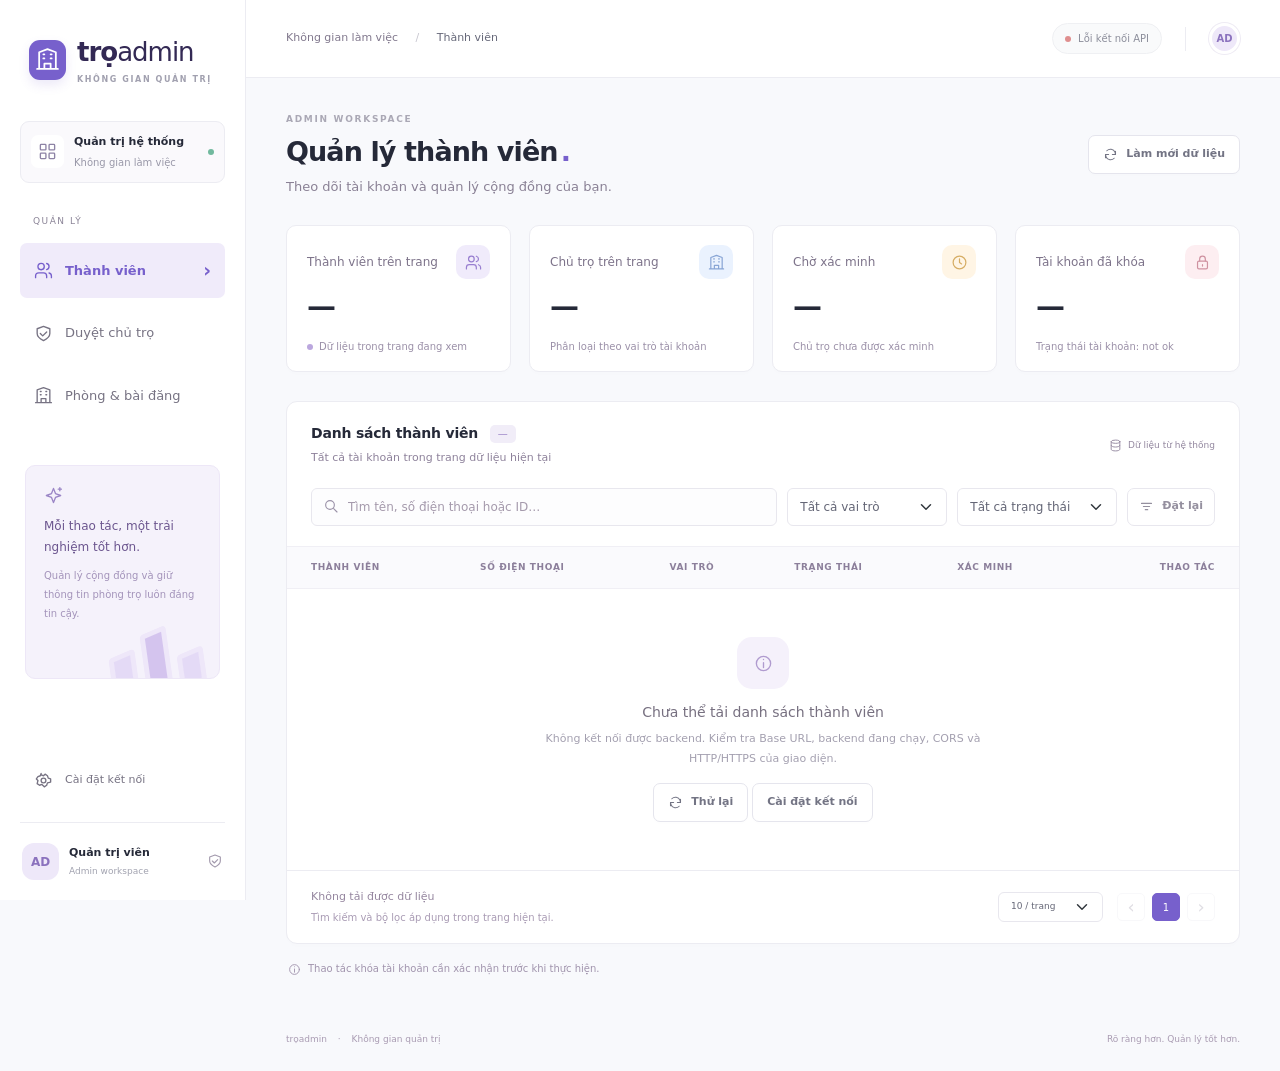
<file: Web_admin/index.html>
<!doctype html>
<html lang="vi">
<head>
  <meta charset="utf-8">
  <meta name="viewport" content="width=device-width, initial-scale=1">
  <meta name="theme-color" content="#7560cf">
  <title>Trọ Admin · Quản trị hệ thống</title>
  <link href="https://cdn.jsdelivr.net/npm/bootstrap@5.3.3/dist/css/bootstrap.min.css" rel="stylesheet">
  <link href="css/style.css" rel="stylesheet">
  <script src="js/api.js" defer></script>
  <script src="js/main.js" defer></script>
</head>
<body>
  <div id="sidebar-overlay" class="sidebar-overlay" hidden></div>
  <aside class="sidebar" id="sidebar" aria-label="Điều hướng chính">
    <a class="brand" href="#members"><span class="brand-icon" data-icon="building"></span><span>trọ<span class="brand-light">admin</span><small>KHÔNG GIAN QUẢN TRỊ</small></span></a>
    <div class="workspace"><span class="workspace-icon" data-icon="grid"></span><div>Quản trị hệ thống<small>Không gian làm việc</small></div><span class="workspace-dot"></span></div>
    <p class="nav-label">QUẢN LÝ</p>
    <nav class="nav flex-column gap-2">
      <a class="nav-link active" href="#members" data-view="members"><span data-icon="users"></span>Thành viên<span class="nav-arrow">›</span></a>
      <a class="nav-link" href="#landlords" data-view="landlords"><span data-icon="shield"></span>Duyệt chủ trọ<span class="nav-arrow">›</span></a>
      <a class="nav-link" href="#rooms" data-view="rooms"><span data-icon="building"></span>Phòng & bài đăng<span class="nav-arrow">›</span></a>
    </nav>
    <div class="sidebar-note"><span data-icon="sparkles"></span><h3>Mỗi thao tác, một trải nghiệm tốt hơn.</h3><p>Quản lý cộng đồng và giữ thông tin phòng trọ luôn đáng tin cậy.</p><div class="note-houses" aria-hidden="true"><i></i><i></i><i></i></div></div>
    <div class="sidebar-bottom"><a class="nav-link" href="#settings" data-view="settings"><span data-icon="settings"></span>Cài đặt kết nối</a><div class="profile"><span class="avatar admin-avatar">AD</span><div>Quản trị viên<small>Admin workspace</small></div><span data-icon="shield"></span></div></div>
  </aside>
  <div class="app-shell">
    <header class="topbar"><div class="d-flex align-items-center gap-3"><button id="menu-toggle" class="icon-button mobile-menu" aria-label="Mở điều hướng" aria-expanded="false" aria-controls="sidebar"><span data-icon="menu"></span></button><span class="breadcrumb-label">Không gian làm việc <span>/</span> <strong id="breadcrumb-current">Thành viên</strong></span></div><div class="topbar-right"><button class="connection-chip" id="connection-shortcut" title="Mở cài đặt kết nối"><span id="connection-dot" class="status-dot"></span><span id="connection-label">Chưa kết nối</span></button><span class="topbar-divider"></span><span class="avatar avatar-sm">AD</span></div></header>
    <main id="main-content">
      <section class="page-heading"><div><div class="eyebrow">ADMIN WORKSPACE</div><h1 id="page-title">Quản lý thành viên<span class="heading-dot">.</span></h1><p id="page-description">Theo dõi tài khoản và quản lý cộng đồng của bạn.</p></div><button class="btn btn-white" id="refresh-button"><span data-icon="refresh"></span>Làm mới dữ liệu</button></section>

      <section id="members-view" class="view" aria-label="Quản lý thành viên">
        <div class="stats-grid" id="member-stats">
          <article class="stat-card"><div class="stat-top"><span>Thành viên trên trang</span><span class="stat-icon purple" data-icon="users"></span></div><strong id="stat-members">—</strong><small><span class="tiny-dot purple-bg"></span>Dữ liệu trong trang đang xem</small></article>
          <article class="stat-card"><div class="stat-top"><span>Chủ trọ trên trang</span><span class="stat-icon blue" data-icon="building"></span></div><strong id="stat-landlords">—</strong><small>Phân loại theo vai trò tài khoản</small></article>
          <article class="stat-card"><div class="stat-top"><span>Chờ xác minh</span><span class="stat-icon amber" data-icon="clock"></span></div><strong id="stat-pending">—</strong><small>Chủ trọ chưa được xác minh</small></article>
          <article class="stat-card"><div class="stat-top"><span>Tài khoản đã khóa</span><span class="stat-icon rose" data-icon="lock"></span></div><strong id="stat-locked">—</strong><small>Trạng thái tài khoản: not ok</small></article>
        </div>
        <div id="landlord-banner" class="info-banner" hidden><span data-icon="shield"></span><div><strong>Xác minh để chủ trọ bắt đầu hoạt động</strong><p>Xác minh trực tiếp từ chi tiết thành viên hoặc nhập UUID tài khoản chủ trọ.</p></div><button id="open-verify" class="btn btn-primary"><span data-icon="check"></span>Xác minh chủ trọ</button></div>
        <div class="panel">
          <div class="panel-heading"><div><h2 id="member-list-title">Danh sách thành viên <span class="count-pill" id="member-count">—</span></h2><p id="member-list-description">Tất cả tài khoản trong trang dữ liệu hiện tại</p></div><span class="subtle-label"><span data-icon="database"></span>Dữ liệu từ hệ thống</span></div>
          <div class="filter-bar"><label class="search-field"><span data-icon="search"></span><input id="member-search" class="form-control" type="search" placeholder="Tìm tên, số điện thoại hoặc ID…" aria-label="Tìm thành viên trên trang"></label><select id="role-filter" class="form-select" aria-label="Lọc vai trò"><option value="">Tất cả vai trò</option><option value="landlord">Chủ trọ</option><option value="tenant">Người thuê</option><option value="admin">Quản trị viên</option></select><select id="state-filter" class="form-select" aria-label="Lọc trạng thái"><option value="">Tất cả trạng thái</option><option value="ok">Đang hoạt động</option><option value="not ok">Đã khóa</option><option value="pending">Chờ xác minh</option></select><button id="clear-member-filters" class="btn btn-filter" title="Xóa bộ lọc"><span data-icon="filter"></span>Đặt lại</button></div>
          <div class="table-responsive"><table class="table admin-table align-middle mb-0"><thead><tr><th>THÀNH VIÊN</th><th>SỐ ĐIỆN THOẠI</th><th>VAI TRÒ</th><th>TRẠNG THÁI</th><th>XÁC MINH</th><th class="text-end">THAO TÁC</th></tr></thead><tbody id="members-body"></tbody></table></div>
          <div id="members-feedback" class="table-feedback" aria-live="polite"></div>
          <div class="pagination-bar"><div><span id="members-summary">Chưa tải dữ liệu</span><small>Tìm kiếm và bộ lọc áp dụng trong trang hiện tại.</small></div><div class="pagination-controls"><label for="members-limit" class="visually-hidden">Số thành viên mỗi trang</label><select id="members-limit" class="form-select"><option value="10">10 / trang</option><option value="25">25 / trang</option><option value="50">50 / trang</option><option value="100">100 / trang</option></select><button id="members-prev" class="page-button" aria-label="Trang thành viên trước" disabled>‹</button><span class="current-page" id="members-page">1</span><button id="members-next" class="page-button" aria-label="Trang thành viên sau" disabled>›</button></div></div>
        </div>
        <p class="page-footnote"><span data-icon="info"></span>Thao tác khóa tài khoản cần xác nhận trước khi thực hiện.</p>
      </section>

      <section id="rooms-view" class="view" aria-label="Phòng và bài đăng" hidden>
        <div class="panel lookup-panel"><div class="lookup-icon" data-icon="building"></div><div class="flex-grow-1"><h2>Tra cứu phòng của chủ trọ</h2><p>Nhập ID hồ sơ chủ trọ để xem và kiểm duyệt các bài đăng.</p><form id="room-lookup-form" class="lookup-form"><label class="visually-hidden" for="landlord-id">UUID tài khoản chủ trọ (id_account)</label><input id="landlord-id" class="form-control font-monospace" placeholder="UUID tài khoản chủ trọ (id_account)" required autocomplete="off"><button class="btn btn-primary" id="room-lookup-button" type="submit"><span data-icon="search"></span>Tra cứu phòng</button></form><small class="text-secondary">Sử dụng accountUid, không sử dụng landlordUid.</small></div></div>
        <div class="panel"><div class="panel-heading"><div><h2>Phòng & bài đăng <span class="count-pill" id="room-count">—</span></h2><p id="room-owner-label">Chọn chủ trọ để bắt đầu tra cứu</p></div><button id="delete-selected" class="btn btn-danger-soft" disabled><span data-icon="trash"></span>Xóa đã chọn <span id="selection-count">(0)</span></button></div><div class="filter-bar"><label class="search-field"><span data-icon="search"></span><input id="room-search" type="search" class="form-control" placeholder="Tìm tên phòng, địa chỉ hoặc ID trên trang…" aria-label="Tìm phòng trên trang"></label><select id="room-status-filter" class="form-select" aria-label="Lọc trạng thái phòng"><option value="">Tất cả trạng thái</option></select></div>
          <div class="table-responsive"><table class="table admin-table align-middle mb-0"><thead><tr><th class="checkbox-cell"><input id="select-all-rooms" class="form-check-input" type="checkbox" aria-label="Chọn tất cả phòng đang hiển thị" disabled></th><th>PHÒNG / ĐỊA CHỈ</th><th>GIÁ THUÊ / THÁNG</th><th>DIỆN TÍCH</th><th>TRẠNG THÁI</th><th class="text-end">THAO TÁC</th></tr></thead><tbody id="rooms-body"></tbody></table></div><div id="rooms-feedback" class="table-feedback" aria-live="polite"></div><div class="pagination-bar"><div><span id="rooms-summary">Chưa tải dữ liệu</span><small>Chỉ chọn và xóa các phòng trên trang hiện tại.</small></div><div class="pagination-controls"><label class="visually-hidden" for="rooms-limit">Số phòng mỗi trang</label><select id="rooms-limit" class="form-select"><option value="10">10 / trang</option><option value="25">25 / trang</option><option value="50">50 / trang</option><option value="100">100 / trang</option></select><button id="rooms-prev" class="page-button" aria-label="Trang phòng trước" disabled>‹</button><span id="rooms-page" class="current-page">1</span><button id="rooms-next" class="page-button" aria-label="Trang phòng sau" disabled>›</button></div></div></div>
      </section>

      <section id="settings-view" class="view" aria-label="Cài đặt kết nối" hidden>
        <div class="settings-grid"><div class="panel settings-panel"><div class="panel-heading"><div><h2>Kết nối API</h2><p>Cấu hình dùng chung cho toàn bộ thao tác quản trị.</p></div><span class="stat-icon purple" data-icon="settings"></span></div><form id="settings-form" class="p-4"><label class="form-label" for="base-url">Base URL</label><input id="base-url" class="form-control" type="url" required placeholder="http://127.0.0.1:8000"><div class="form-text mb-4">Địa chỉ gốc backend, không bao gồm /admin. Có thể bao gồm tiền tố triển khai.</div><label class="form-label" for="access-token">Access token <span class="text-secondary fw-normal">(tùy chọn)</span></label><input id="access-token" class="form-control" type="password" autocomplete="off" placeholder="Dán Bearer token nếu backend yêu cầu"><div class="form-text mb-4">Token chỉ lưu trong phiên tab hiện tại. Base URL được lưu trên trình duyệt.</div><div class="d-flex gap-2 flex-wrap"><button class="btn btn-primary" type="submit"><span data-icon="check"></span>Lưu & kiểm tra kết nối</button><button id="clear-token" class="btn btn-white" type="button">Xóa token</button></div><div id="settings-feedback" class="mt-3" aria-live="polite"></div></form></div><aside class="panel setup-notes"><span class="stat-icon blue" data-icon="info"></span><h2>Trước khi kết nối</h2><p>Chạy giao diện qua HTTP và bật backend FastAPI.</p><ol><li>Đăng ký <code>admin_router</code> trong <code>app/api/router.py</code>.</li><li>Cho phép origin của giao diện qua <code>CORSMiddleware</code>.</li><li>Kiểm tra <code>/admin/members</code> trong Swagger <code>/docs</code>.</li></ol><p>Chi tiết và đoạn cấu hình mẫu có trong <a href="README.md" target="_blank" rel="noopener">README.md <span aria-hidden="true">↗</span></a>.</p></aside></div>
      </section>
      <footer class="main-footer"><span>trọadmin <span class="footer-dot">·</span> Không gian quản trị</span><span>Rõ ràng hơn. Quản lý tốt hơn.</span></footer>
    </main>
  </div>

  <dialog id="action-dialog" aria-labelledby="dialog-title"><div class="dialog-header"><h2 id="dialog-title"></h2><button id="dialog-close" class="icon-button" aria-label="Đóng hộp thoại"><span data-icon="close"></span></button></div><form id="action-form"><div id="dialog-content" class="dialog-content"></div><div id="dialog-error" class="dialog-error" role="alert" hidden></div><div class="dialog-footer"><button id="dialog-cancel" type="button" class="btn btn-white">Hủy</button><button id="dialog-submit" type="submit" class="btn btn-primary">Xác nhận</button></div></form></dialog>
  <div id="toast-region" class="toast-region" aria-live="polite" aria-atomic="false"></div>
</body>
</html>
</file>
<file: Web_admin/css/style.css>
:root {
  --primary:#7760cc;
  --primary-dark:#6148b4;
  --primary-light:#f0ebfa;
  --ink:#252938;
  --muted:#9296a4;
  --border:#ececf2;
  --canvas:#f8f9fc;
  --sidebar:246px
}

* {
  box-sizing:border-box
}

body {
  margin:0;
  background:var(--canvas);
  color:var(--ink);
  font-family:system-ui,-apple-system,"Segoe UI",sans-serif;
  font-size:14px
}

button,input,select {
  font:inherit
}

a {
  color:var(--primary)
}

button,a,input,select {
  touch-action:manipulation
}

button:focus-visible,a:focus-visible {
  outline:3px solid #bca8ed;
  outline-offset:3px
}

[hidden] {
  display:none!important
}

.icon {
  width:19px;
  height:19px;
  display:inline-block;
  vertical-align:middle;
  flex-shrink:0;
  stroke-width:1.7
}

.sidebar {
  width:var(--sidebar);
  background:#fff;
  position:fixed;
  inset:0 auto 0 0;
  border-right:1px solid var(--border);
  padding:33px 20px 0;
  display:flex;
  flex-direction:column;
  z-index:30
}

.brand {
  display:flex;
  align-items:center;
  gap:11px;
  text-decoration:none;
  color:#332954;
  font-size:26px;
  font-weight:780;
  letter-spacing:-1px;
  margin:0 9px 35px
}

.brand-light {
  font-weight:400
}

.brand small {
  display:block;
  font-size:8px;
  letter-spacing:1.6px;
  color:#a1a0af;
  font-weight:600;
  margin-top:2px
}

.brand-icon {
  display:grid;
  place-items:center;
  width:37px;
  height:40px;
  background:var(--primary);
  color:white;
  border-radius:11px;
  box-shadow:0 5px 11px #7760cc23
}

.brand-icon .icon {
  width:25px;
  height:25px
}

.workspace {
  display:flex;
  align-items:center;
  gap:10px;
  background:#faf9fc;
  border:1px solid var(--border);
  border-radius:9px;
  padding:12px 10px;
  margin-bottom:32px;
  font-size:11px;
  font-weight:600
}

.workspace small {
  display:block;
  color:#9998a8;
  font-size:10px;
  font-weight:400;
  margin-top:4px
}

.workspace-icon {
  background:white;
  padding:7px;
  border-radius:7px;
  color:#8d83a5
}

.workspace-dot {
  width:6px;
  height:6px;
  border-radius:50%;
  background:#71b99e;
  margin-left:auto
}

.nav-label {
  font-size:9px;
  color:#a2a2b1;
  letter-spacing:1.5px;
  margin-left:13px;
  margin-bottom:15px
}

.nav-link {
  color:#838492;
  display:flex;
  align-items:center;
  gap:12px;
  padding:13px 14px;
  font-size:12px;
  font-weight:500;
  border-radius:7px
}

.nav-link:hover {
  color:var(--primary);
  background:#f9f6ff
}

.nav-link.active {
  background:var(--primary-light);
  color:var(--primary);
  font-weight:650
}

.nav-arrow {
  margin-left:auto;
  font-size:19px;
  opacity:0
}

.active .nav-arrow {
  opacity:1
}

.sidebar-note {
  position:relative;
  overflow:hidden;
  margin:42px 5px 20px;
  padding:19px 18px 55px;
  background:#f5f2fb;
  border:1px solid #ede7f7;
  border-radius:10px;
  min-height:200px;
  color:#9b86c6
}

.sidebar-note h3 {
  font-size:12px;
  line-height:1.8;
  color:#6c568f;
  margin:10px 0 7px;
  max-width:145px
}

.sidebar-note p {
  font-size:10px;
  line-height:1.9;
  color:#a393ba;
  margin-bottom:0
}

.note-houses {
  position:absolute;
  bottom:-13px;
  right:15px;
  display:flex;
  gap:7px;
  align-items:end;
  transform:rotate(-8deg)
}

.note-houses i {
  display:block;
  width:27px;
  height:42px;
  background:#e4daf6;
  border:5px solid #eee7f9;
  border-radius:4px;
  transform:skewY(-15deg)
}

.note-houses i:nth-child(2) {
  height:61px;
  background:#d4c4ee
}

.note-houses i:nth-child(3) {
  height:36px
}

.sidebar-bottom {
  margin-top:auto
}

.sidebar-bottom>.nav-link {
  font-size:11px;
  margin-bottom:19px
}

.profile {
  border-top:1px solid var(--border);
  padding:20px 2px;
  display:flex;
  align-items:center;
  gap:10px;
  font-size:11px;
  font-weight:650
}

.profile small {
  display:block;
  font-size:9px;
  font-weight:400;
  color:#a2a3b0;
  margin-top:4px
}

.profile>.icon {
  margin-left:auto;
  color:#b4b0c4;
  width:16px
}

.avatar {
  display:inline-grid;
  place-items:center;
  width:37px;
  height:37px;
  border-radius:12px;
  background:#eee8f9;
  color:#8b72be;
  font-size:12px;
  font-weight:600;
  flex-shrink:0
}

.avatar-sm {
  width:31px;
  height:31px;
  border:3px solid white;
  box-shadow:0 0 0 1px #eeebf4;
  font-size:10px;
  border-radius:50%
}

.app-shell {
  margin-left:var(--sidebar)
}

.topbar {
  height:78px;
  border-bottom:1px solid var(--border);
  background:#fff;
  display:flex;
  justify-content:space-between;
  align-items:center;
  padding:0 40px;
  gap:12px
}

.breadcrumb-label {
  font-size:11px;
  color:#a4a5b1
}

.breadcrumb-label>span {
  margin:0 14px;
  color:#c8c7d0
}

.breadcrumb-label strong {
  color:#666879;
  font-weight:500
}

.topbar-right {
  display:flex;
  align-items:center;
  gap:23px
}

.connection-chip {
  background:#f9fafb;
  border:1px solid #eff0f3;
  border-radius:20px;
  font-size:10px;
  color:#8c8e9b;
  padding:7px 12px;
  display:flex;
  align-items:center;
  gap:7px
}

.status-dot,.tiny-dot {
  width:6px;
  height:6px;
  border-radius:50%;
  background:#a4a5b1;
  display:inline-block;
  flex-shrink:0
}

.status-dot.online {
  background:#68b49a;
  box-shadow:0 0 0 3px #eaf6f0
}

.status-dot.offline {
  background:#df8e8e
}

.topbar-divider {
  height:24px;
  width:1px;
  background:var(--border)
}

#main-content {
  padding:35px 40px 0;
  max-width:1800px;
  margin:auto
}

.page-heading {
  display:flex;
  align-items:center;
  justify-content:space-between;
  gap:20px;
  margin-bottom:29px
}

.eyebrow {
  color:#aaa8b5;
  font-size:9px;
  font-weight:600;
  letter-spacing:1.7px;
  margin-bottom:9px
}

h1 {
  font-size:27px;
  font-weight:700;
  letter-spacing:-.9px;
  margin-bottom:9px
}

.heading-dot {
  color:var(--primary);
  margin-left:3px
}

.page-heading p {
  font-size:12px;
  color:#999ba8;
  margin-bottom:0
}

.btn {
  border-radius:7px;
  font-size:11px;
  font-weight:550;
  padding:10px 14px;
  display:inline-flex;
  align-items:center;
  justify-content:center;
  gap:8px;
  white-space:nowrap
}

.btn .icon {
  width:15px;
  height:15px
}

.btn-white {
  background:#fff;
  border:1px solid #e5e5ed;
  color:#737484;
  box-shadow:0 2px 3px #00000002
}

.btn-white:hover {
  border-color:#c6b8e6;
  color:var(--primary);
  background:#fcfaff
}

.btn-primary {
  --bs-btn-bg:var(--primary);
  --bs-btn-border-color:var(--primary);
  --bs-btn-hover-bg:var(--primary-dark);
  --bs-btn-hover-border-color:var(--primary-dark);
  --bs-btn-active-bg:var(--primary-dark);
  --bs-btn-active-border-color:var(--primary-dark);
  --bs-btn-disabled-bg:#b5a5dc;
  --bs-btn-disabled-border-color:#b5a5dc
}

.btn-danger-soft {
  background:#fff1f1;
  color:#cb7279;
  border:1px solid #f7dfe2
}

.btn-danger-soft:hover {
  background:#fbe3e6;
  color:#ae4b57
}

.btn-danger {
  background:#cf6471;
  border-color:#cf6471
}

.stats-grid {
  display:grid;
  grid-template-columns:repeat(4,minmax(0,1fr));
  gap:18px;
  margin-bottom:29px
}

.stat-card {
  background:#fff;
  border:1px solid var(--border);
  border-radius:10px;
  padding:19px 20px 17px;
  box-shadow:0 3px 6px #29263e02
}

.stat-top {
  display:flex;
  align-items:center;
  justify-content:space-between;
  gap:6px;
  font-size:11px;
  color:#91909f
}

.stat-icon {
  width:34px;
  height:34px;
  border-radius:10px;
  display:inline-grid;
  place-items:center;
  flex-shrink:0
}

.stat-icon .icon {
  width:17px;
  height:17px
}

.purple {
  background:#f0ebfb;
  color:#987ed0
}

.blue {
  background:#eaf2fe;
  color:#88a5d5
}

.amber {
  background:#fff5e5;
  color:#d6ad64
}

.rose {
  background:#fdeef1;
  color:#cf92a1
}

.stat-card>strong {
  display:block;
  font-size:29px;
  font-weight:650;
  line-height:1.3;
  margin:9px 0 13px;
  letter-spacing:-1px
}

.stat-card>small {
  font-size:9px;
  color:#b1b0bb;
  display:flex;
  align-items:center;
  gap:6px
}

.purple-bg {
  background:#bba7de
}

.panel {
  background:white;
  border:1px solid var(--border);
  border-radius:11px;
  overflow:hidden;
  box-shadow:0 3px 6px #29263e02
}

.panel-heading {
  display:flex;
  align-items:center;
  justify-content:space-between;
  gap:15px;
  padding:23px 24px 21px
}

.panel h2 {
  font-size:14px;
  font-weight:650;
  margin:0;
  letter-spacing:-.2px
}

.panel-heading p {
  font-size:10px;
  color:#a3a2af;
  margin:7px 0 0
}

.count-pill {
  display:inline-block;
  font-size:10px;
  background:#f1edf8;
  color:#9d86c7;
  padding:3px 8px;
  margin-left:7px;
  font-weight:500;
  border-radius:5px;
  vertical-align:middle
}

.subtle-label {
  display:flex;
  align-items:center;
  gap:6px;
  font-size:9px;
  color:#a8a6b3
}

.subtle-label .icon {
  width:13px;
  height:13px
}

.filter-bar {
  display:flex;
  align-items:center;
  gap:10px;
  padding:0 24px 20px
}

.form-control,.form-select {
  font-size:11px;
  border-color:#e8e7ee;
  border-radius:6px;
  min-height:38px;
  color:#646676
}

.form-control::placeholder {
  color:#b0aebb
}

.form-control:focus,.form-select:focus {
  border-color:#bcace0;
  box-shadow:0 0 0 3px #7760cc15
}

.search-field {
  position:relative;
  display:block;
  flex:1
}

.search-field>.icon {
  position:absolute;
  left:12px;
  top:11px;
  width:16px;
  height:16px;
  color:#b1aabf
}

.search-field input {
  padding-left:36px;
  background:#fdfdfe
}

.filter-bar>.form-select {
  width:160px
}

.btn-filter {
  border:1px solid #e8e7ee;
  color:#95909f;
  height:38px;
  padding:7px 11px
}

.admin-table {
  font-size:11px;
  --bs-table-color:#6b6d7e;
  --bs-table-bg:transparent;
  min-width:790px
}

.admin-table thead {
  background:#fafafd
}

.admin-table th {
  font-size:8px;
  letter-spacing:.6px;
  font-weight:600;
  color:#a3a0af;
  padding:14px 16px;
  border-top:1px solid #f0eff5;
  border-bottom:1px solid #f0eff5;
  white-space:nowrap
}

.admin-table td {
  padding:17px 16px;
  border-color:#f1f0f5;
  height:79px
}

.admin-table th:first-child,.admin-table td:first-child {
  padding-left:24px
}

.admin-table th:last-child,.admin-table td:last-child {
  padding-right:24px
}

.admin-table tbody tr:hover {
  background:#fdfcff
}

.member-cell {
  display:flex;
  align-items:center;
  gap:12px;
  max-width:270px
}

.member-cell .avatar {
  width:34px;
  height:34px;
  border-radius:50%;
  font-size:10px
}

.avatar-tone-1 {
  background:#eaf2ef;
  color:#85a894
}

.avatar-tone-2 {
  background:#edf0fa;
  color:#899ac3
}

.avatar-tone-3 {
  background:#fcf0e4;
  color:#c2a27e
}

.avatar-tone-4 {
  background:#f8e9ee;
  color:#c08e9d
}

.member-name {
  display:block;
  color:#545464;
  font-weight:550;
  max-width:205px;
  overflow:hidden;
  text-overflow:ellipsis;
  white-space:nowrap
}

.member-id {
  display:block;
  font-size:9px;
  color:#b4b1bf;
  margin-top:5px;
  font-family:monospace;
  max-width:190px;
  overflow:hidden;
  text-overflow:ellipsis;
  white-space:nowrap
}

.badge-soft {
  display:inline-flex;
  align-items:center;
  gap:5px;
  font-size:9px;
  padding:5px 8px;
  border-radius:5px;
  white-space:nowrap;
  background:#f3f3f6;
  color:#9793a3;
  font-weight:450
}

.badge-purple {
  background:#f3eefb;
  color:#a18bc5
}

.badge-blue {
  background:#edf3fd;
  color:#8d9fc5
}

.badge-green {
  background:#edf7f2;
  color:#7aaf97
}

.badge-red {
  background:#fceff1;
  color:#cd929d
}

.badge-amber {
  background:#fdf5e6;
  color:#c3a66e
}

.badge-dot {
  width:4px;
  height:4px;
  border-radius:50%;
  background:currentColor
}

.row-actions {
  display:flex;
  justify-content:end;
  gap:5px
}

.icon-button {
  display:inline-flex;
  align-items:center;
  justify-content:center;
  background:transparent;
  border:1px solid transparent;
  border-radius:6px;
  width:30px;
  height:30px;
  color:#aaa4b6;
  flex-shrink:0
}

.icon-button .icon {
  width:15px;
  height:15px
}

.icon-button:hover {
  background:var(--primary-light);
  color:var(--primary)
}

.icon-button.danger:hover {
  background:#fceef0;
  color:#c57783
}

.icon-button:disabled {
  opacity:.3;
  cursor:not-allowed
}

.pagination-bar {
  display:flex;
  justify-content:space-between;
  align-items:center;
  gap:12px;
  padding:18px 24px;
  border-top:1px solid var(--border);
  font-size:10px;
  color:#aaa6b5
}

.pagination-bar small {
  display:block;
  font-size:9px;
  margin-top:5px;
  color:#bcb8c6
}

.pagination-controls {
  display:flex;
  align-items:center;
  gap:7px
}

.pagination-controls .form-select {
  width:105px;
  min-height:30px;
  height:30px;
  font-size:9px;
  margin-right:7px
}

.page-button,.current-page {
  height:28px;
  width:28px;
  display:inline-grid;
  place-items:center;
  border:1px solid var(--border);
  border-radius:5px;
  background:#fff;
  color:#a6a0b1
}

.page-button {
  font-size:18px;
  line-height:1
}

.page-button:disabled {
  opacity:.35
}

.page-button:hover:enabled {
  background:var(--primary-light);
  color:var(--primary)
}

.current-page {
  background:var(--primary);
  border-color:var(--primary);
  color:#fff;
  font-size:10px
}

.page-footnote {
  display:flex;
  align-items:center;
  gap:7px;
  color:#b3afbe;
  font-size:9px;
  margin:17px 2px
}

.page-footnote .icon {
  width:13px;
  height:13px
}

.main-footer {
  display:flex;
  align-items:center;
  justify-content:space-between;
  font-size:9px;
  color:#bbb7c5;
  padding:32px 0 24px;
  margin-top:25px
}

.footer-dot {
  margin:0 8px
}

.table-feedback:empty {
  display:none
}

.table-feedback {
  padding:48px 24px;
  text-align:center;
  color:#a4a0b0;
  font-size:12px
}

.table-feedback .empty-icon {
  display:grid;
  place-items:center;
  width:52px;
  height:52px;
  background:#f5f1fb;
  color:#b09bcf;
  border-radius:15px;
  margin:0 auto 15px
}

.table-feedback h3 {
  font-size:14px;
  color:#777080;
  margin-bottom:8px
}

.table-feedback p {
  font-size:11px;
  line-height:1.8;
  max-width:470px;
  margin:0 auto 15px;
  white-space:pre-line;
  overflow-wrap:anywhere
}

.spinner {
  display:inline-block;
  width:16px;
  height:16px;
  border:2px solid #dcd3ee;
  border-top-color:var(--primary);
  border-radius:50%;
  animation:spin .7s linear infinite;
  vertical-align:middle;
  margin-right:8px
}

@keyframes spin {
  to {
    transform:rotate(360deg)
  }
}

.info-banner {
  display:flex;
  align-items:center;
  gap:16px;
  background:#f0ecf9;
  border:1px solid #e5def4;
  padding:20px;
  border-radius:10px;
  margin-bottom:23px;
  color:var(--primary)
}

.info-banner>div {
  flex:1
}

.info-banner strong {
  font-size:12px
}

.info-banner p {
  font-size:10px;
  color:#a18cbb;
  margin:6px 0 0;
  line-height:1.7
}

.lookup-panel {
  display:flex;
  align-items:start;
  gap:20px;
  padding:25px;
  margin-bottom:24px
}

.lookup-icon {
  background:#f0ebfa;
  color:#9b84cc;
  width:49px;
  height:49px;
  display:grid;
  place-items:center;
  border-radius:12px;
  flex-shrink:0
}

.lookup-panel p {
  font-size:11px;
  color:#a4a0af;
  margin:9px 0 16px
}

.lookup-form {
  display:flex;
  gap:10px;
  margin-bottom:10px
}

.lookup-panel small {
  font-size:10px
}

.checkbox-cell {
  width:48px
}

.form-check-input {
  border-color:#d9d3e4;
  cursor:pointer
}

.form-check-input:checked {
  background-color:var(--primary);
  border-color:var(--primary)
}

.room-thumb {
  width:48px;
  height:45px;
  border-radius:7px;
  object-fit:cover;
  flex-shrink:0;
  background:#f3f0f8;
  display:grid;
  place-items:center;
  color:#baa9cf
}

.room-title {
  max-width:230px
}

.room-address {
  color:#aaa4b2;
  font-size:9px;
  margin-top:5px;
  max-width:230px;
  overflow:hidden;
  white-space:nowrap;
  text-overflow:ellipsis
}

.price {
  font-weight:600;
  color:#696074
}

.settings-grid {
  display:grid;
  grid-template-columns:minmax(0,1.5fr) minmax(260px,1fr);
  gap:23px
}

.settings-panel .panel-heading {
  border-bottom:1px solid var(--border)
}

.settings-panel .form-label {
  font-size:12px;
  font-weight:600;
  color:#777080
}

.form-text {
  font-size:10px;
  line-height:1.8;
  color:#aaa2b4
}

.setup-notes {
  padding:25px
}

.setup-notes h2 {
  margin:20px 0 14px
}

.setup-notes p,.setup-notes li {
  font-size:11px;
  color:#9a92a5;
  line-height:2
}

.setup-notes ol {
  padding-left:17px
}

.setup-notes li {
  margin-bottom:12px
}

.setup-notes code {
  color:#8f78b7;
  font-size:10px
}

dialog {
  border:1px solid #e9e4f0;
  border-radius:14px;
  padding:0;
  width:min(600px,calc(100% - 32px));
  max-height:90vh;
  color:var(--ink);
  box-shadow:0 24px 100px #261c4840
}

dialog::backdrop {
  background:#241c3c66;
  backdrop-filter:blur(3px)
}

.dialog-header {
  display:flex;
  align-items:center;
  justify-content:space-between;
  border-bottom:1px solid var(--border);
  padding:20px 24px
}

.dialog-header h2 {
  font-size:17px;
  font-weight:650;
  margin:0
}

.dialog-content {
  padding:24px;
  max-height:60vh;
  overflow:auto;
  font-size:12px;
  line-height:1.9;
  color:#8d839a;
  overflow-wrap:anywhere
}

.dialog-content .form-label {
  color:#74677f;
  font-size:12px;
  font-weight:600
}

.dialog-content .form-control {
  font-size:12px
}

.dialog-content strong {
  color:#6c5a7c
}

.dialog-footer {
  border-top:1px solid var(--border);
  padding:17px 24px;
  display:flex;
  justify-content:end;
  gap:9px
}

.dialog-error {
  background:#fff3f3;
  color:#bc6474;
  padding:12px;
  margin:0 24px 18px;
  font-size:11px;
  white-space:pre-line;
  overflow-wrap:anywhere
}

.detail-grid {
  display:grid;
  grid-template-columns:1fr 1fr;
  gap:16px;
  margin:15px 0
}

.detail-item span {
  display:block;
  color:#aaa0b3;
  font-size:10px
}

.detail-item strong {
  font-size:12px;
  font-weight:500
}

.detail-wide {
  grid-column:1/-1
}

.detail-tags {
  display:flex;
  gap:6px;
  flex-wrap:wrap;
  margin-top:7px
}

.room-gallery {
  display:grid;
  grid-template-columns:repeat(2,minmax(0,1fr));
  gap:10px
}

.room-gallery img {
  width:100%;
  height:150px;
  object-fit:cover;
  border-radius:8px;
  background:#f4f0f8
}

.room-gallery a:only-child {
  grid-column:1/-1
}

.room-gallery a:only-child img {
  height:240px
}

.toast-region {
  position:fixed;
  bottom:24px;
  right:24px;
  z-index:100;
  display:flex;
  flex-direction:column;
  gap:10px;
  max-width:min(390px,calc(100% - 32px))
}

.app-toast {
  display:flex;
  align-items:start;
  gap:10px;
  background:#fff;
  border:1px solid #e8e0f3;
  box-shadow:0 10px 30px #3b235b1a;
  border-radius:9px;
  padding:16px;
  color:#82718f;
  font-size:12px
}

.app-toast>.icon {
  color:#81ad99;
  width:18px
}

.app-toast.error>.icon {
  color:#cf818e
}

.app-toast>span {
  flex:1;
  white-space:pre-line;
  overflow-wrap:anywhere
}

.app-toast .icon-button {
  width:20px;
  height:20px
}

.mobile-menu {
  display:none
}

.sidebar-overlay {
  position:fixed;
  inset:0;
  background:#221c3d66;
  z-index:29
}

.error-inline {
  color:#bc6474;
  font-size:11px;
  white-space:pre-line
}

.success-inline {
  color:#6d9c86;
  font-size:11px
}

body.modal-open {
  overflow:hidden
}

/* Icon placeholders remain wrappers after their SVG is inserted. */
.search-field>[data-icon] {
  position:absolute;
  left:12px;
  top:10px;
  display:flex;
  align-items:center;
  color:#9b92a8;
  pointer-events:none
}

.search-field>[data-icon] .icon {
  width:16px;
  height:16px
}

.profile>[data-icon] {
  margin-left:auto;
  color:#a39aad
}

.profile>[data-icon] .icon {
  width:16px;
  height:16px
}

/* Keep secondary text and dense table content legible at normal zoom. */
.nav-link {
  font-size:13px;
  color:#777383
}

.nav-label {
  color:#8b8497
}

.breadcrumb-label {
  color:#81788d
}

.page-heading p {
  font-size:13px;
  color:#8a8195
}

.stat-top {
  font-size:12px;
  color:#7d738a
}

.stat-card>small {
  font-size:10px;
  color:#9b90a8
}

.panel-heading p {
  font-size:11px;
  color:#8e829b
}

.subtle-label {
  color:#93879f
}

.admin-table {
  font-size:12px;
  --bs-table-color:#74677e
}

.admin-table th {
  font-size:9px;
  color:#8c7f9b
}

.member-name {
  color:#574962
}

.member-id {
  font-size:10px;
  color:#a294ad
}

.badge-soft {
  font-size:10px
}

.badge-purple {
  color:#9075b5
}

.badge-blue {
  color:#718bb6
}

.badge-green {
  color:#62957e
}

.badge-red {
  color:#b57884
}

.badge-amber {
  color:#af8e50
}

.form-control,.form-select {
  font-size:12px
}

.form-control::placeholder {
  color:#a59aac
}

.pagination-bar {
  font-size:11px;
  color:#95869f
}

.pagination-bar small {
  font-size:10px;
  color:#a99bb4
}

.page-footnote {
  font-size:10px;
  color:#a194ad
}

.main-footer {
  color:#a99bb2
}

.room-address {
  font-size:10px;
  color:#9c8ca7
}

.room-title .member-name {
  max-width:230px
}

.room-title {
  max-width:230px
}

@media(min-width:1550px) {
  #main-content {
    padding-top:45px
  }
  .stat-card {
    padding:24px
  }
  .stat-card>strong {
    font-size:35px
  }
  .admin-table td {
    height:86px
  }
}

@media(max-width:1200px) {
  :root {
    --sidebar:215px
  }
  .sidebar {
    padding-left:14px;
    padding-right:14px
  }
  .topbar {
    padding:0 24px
  }
  #main-content {
    padding:28px 24px 0
  }
  .stats-grid {
    gap:12px
  }
  .stat-card {
    padding:16px 14px
  }
  .stat-top {
    font-size:10px
  }
  .filter-bar>.form-select {
    width:140px
  }
  .filter-bar {
    gap:7px
  }
  .subtle-label {
    display:none
  }
}

@media(max-width:991px) {
  :root {
    --sidebar:0px
  }
  .sidebar {
    width:246px;
    transform:translateX(-100%);
    transition:transform .2s
  }
  .sidebar.is-open {
    transform:translateX(0)
  }
  .mobile-menu {
    display:inline-flex
  }
  .settings-grid {
    grid-template-columns:1fr
  }
  .topbar {
    height:66px
  }
  .sidebar-note {
    margin-top:30px
  }
  .stats-grid {
    grid-template-columns:repeat(2,minmax(0,1fr))
  }
  .stat-card>strong {
    font-size:28px
  }
  .stat-top {
    font-size:11px
  }
}

@media(max-width:600px) {
  #main-content {
    padding:25px 16px 0
  }
  .topbar {
    padding:0 16px
  }
  .breadcrumb-label {
    font-size:9px
  }
  .breadcrumb-label>span {
    margin:0 6px
  }
  .topbar-right {
    gap:9px
  }
  .topbar-divider,.topbar-right>.avatar {
    display:none
  }
  .connection-chip {
    font-size:8px;
    padding:6px 8px
  }
  h1 {
    font-size:23px
  }
  .page-heading {
    align-items:start;
    margin-bottom:22px
  }
  .page-heading>.btn {
    padding:8px;
    font-size:0
  }
  .page-heading>.btn .icon {
    width:17px;
    height:17px
  }
  .page-heading p {
    font-size:10px;
    line-height:1.8
  }
  .stats-grid {
    gap:10px;
    margin-bottom:20px
  }
  .stat-card {
    padding:13px
  }
  .stat-top {
    font-size:9px
  }
  .stat-icon {
    width:28px;
    height:28px;
    border-radius:8px
  }
  .stat-card>small {
    font-size:8px;
    line-height:1.6
  }
  .stat-card>strong {
    font-size:26px;
    margin:9px 0
  }
  .panel-heading {
    padding:19px 16px
  }
  .panel h2 {
    font-size:12px
  }
  .panel-heading p {
    font-size:9px;
    line-height:1.7
  }
  .filter-bar {
    padding:0 16px 16px;
    flex-wrap:wrap
  }
  .search-field {
    flex-basis:100%
  }
  .filter-bar>.form-select {
    flex:1;
    width:100px
  }
  .btn-filter {
    font-size:9px
  }
  .pagination-bar {
    padding:16px;
    align-items:start;
    flex-direction:column;
    gap:15px
  }
  .pagination-controls {
    align-self:flex-end
  }
  .main-footer {
    font-size:8px;
    gap:14px;
    line-height:1.8;
    margin-top:15px
  }
  .main-footer>span:last-child {
    text-align:right
  }
  .info-banner {
    flex-wrap:wrap;
    padding:17px
  }
  .info-banner>.btn {
    margin-left:33px
  }
  .lookup-panel {
    padding:18px;
    gap:12px
  }
  .lookup-icon {
    display:none
  }
  .lookup-form {
    flex-direction:column
  }
  .lookup-form .btn {
    align-self:flex-start
  }
  .panel-heading .btn-danger-soft {
    font-size:9px;
    padding:8px
  }
  .detail-grid {
    grid-template-columns:1fr
  }
  .room-gallery {
    grid-template-columns:1fr
  }
  .dialog-content {
    padding:20px
  }
  .dialog-header {
    padding:18px 20px
  }
  .dialog-header h2 {
    font-size:15px
  }
  .toast-region {
    bottom:16px;
    right:16px
  }
}

@media(prefers-reduced-motion:reduce) {
  * {
    animation:none!important;
    transition:none!important
  }
  .spinner {
    border-top-color:var(--primary)
  }
}
</file>
